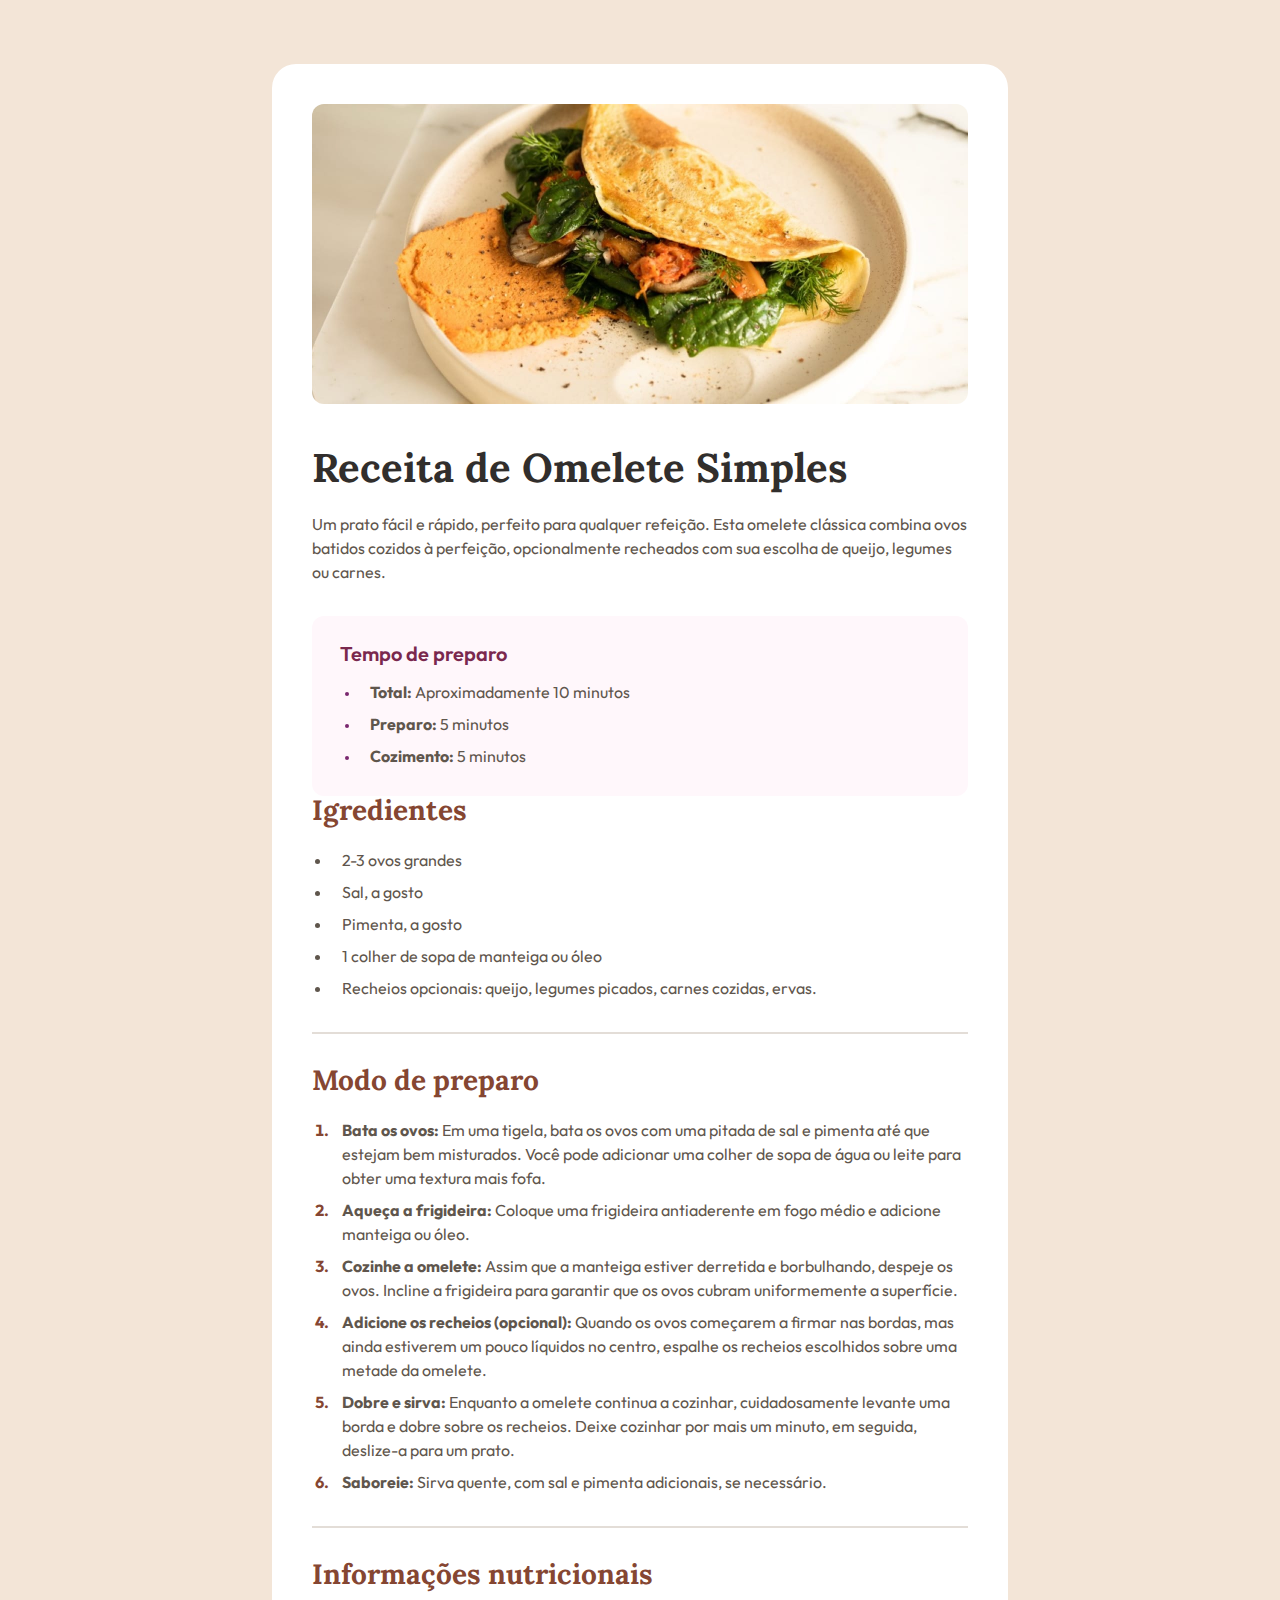
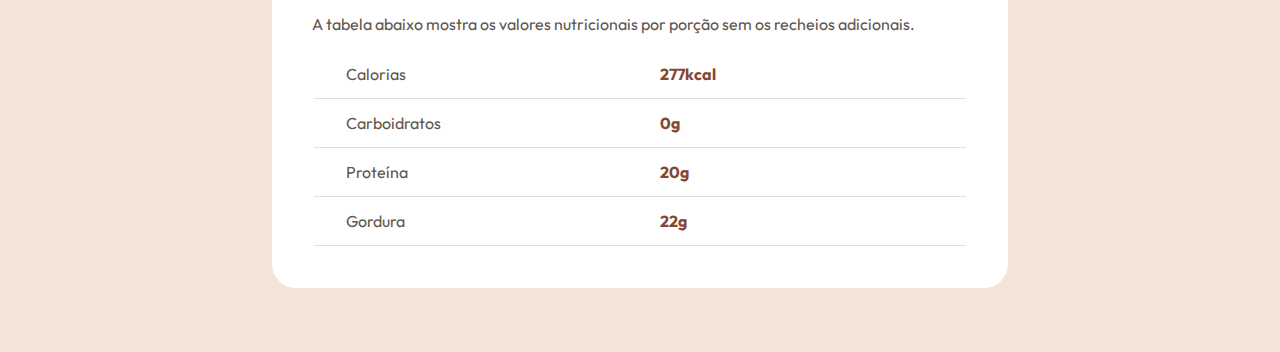
<file: index.html>
<!DOCTYPE html>
<html lang="en">
<head>
    <meta charset="UTF-8">
    <meta name="viewport" content="width=device-width, initial-scale=1.0">
    <link rel="preconnect" href="https://fonts.googleapis.com">
    <link rel="preconnect" href="https://fonts.gstatic.com" crossorigin>
    <link href="https://fonts.googleapis.com/css2?family=Lora:ital,wght@0,400..700;1,400..700&family=Outfit:wght@100..900&display=swap" rel="stylesheet">
    <link rel="stylesheet" href="./style.css">
    <title>Receite de Omelete</title>
</head>
<body>
    <div>
        <img src="./image-omelette.jpeg" alt="imagem de um omelete, recheado de folhas verdes e legumes">
        <h1>Receita de Omelete Simples</h1>
        <p>Um prato fácil e rápido, perfeito para qualquer refeição. Esta omelete clássica combina ovos batidos cozidos à perfeição, opcionalmente recheados com sua escolha de queijo, legumes ou carnes.</p>

        <div class="tempo">
            <h2>Tempo de preparo </h2>

            <ul>
                <li>
                    <strong>Total:</strong> Aproximadamente 10 minutos
                </li>
                <li>
                    <strong>Preparo:</strong> 5 minutos
                </li>
                <li>
                    <strong>Cozimento:</strong> 5 minutos
                </li>
            </ul>
            
        </div>
        <div class="ingredientes">
            <h2>Igredientes</h2>

            <ul>
                <li>2-3 ovos grandes</li>
                <li>Sal, a gosto</li>
                <li>Pimenta, a gosto</li>
                <li>1 colher de sopa de manteiga ou óleo</li>
                <li>Recheios opcionais: queijo, legumes picados, carnes cozidas, ervas.</li>
            </ul>
        </div>
        <hr>
        <div class="modo">
            <h2>Modo de preparo</h2>
            <ol>
                <li>
                    <strong>Bata os ovos:</strong> Em uma tigela, bata os ovos com uma pitada de sal e pimenta até que estejam bem misturados. Você pode adicionar uma colher de sopa de água ou leite
                    para obter uma textura mais fofa.
                </li>
                <li>
                    <strong>Aqueça a frigideira:</strong> Coloque uma frigideira antiaderente em fogo médio e adicione manteiga ou óleo.
                </li>
                <li>
                    <strong>Cozinhe a omelete:</strong> Assim que a manteiga estiver derretida e borbulhando, despeje os ovos. Incline a frigideira para garantir que os ovos cubram uniformemente a superfície.
                </li>
                <li>
                    <strong>Adicione os recheios (opcional):</strong> Quando os ovos começarem a firmar nas bordas, mas ainda estiverem um pouco líquidos no centro, espalhe os recheios escolhidos sobre uma metade da omelete.
                </li> 
                <li>
                    <strong>Dobre e sirva:</strong> Enquanto a omelete continua a cozinhar, cuidadosamente levante uma borda e dobre sobre os recheios. Deixe cozinhar por mais um minuto, em seguida, deslize-a para um prato.
                </li>
                <li>
                    <strong>Saboreie:</strong> Sirva quente, com sal e pimenta adicionais, se necessário.
                </li>
            </ol>
        </div>
        <hr>
        <div class="informacoes">
            <h2>Informações nutricionais</h2>
            <p>A tabela abaixo mostra os valores nutricionais por porção sem os recheios adicionais.</p>
            <table>
                <tr>
                    <th>Calorias</th>
                    <td>277kcal</td>
                </tr>
                <tr>
                    <th>Carboidratos</th>
                    <td>0g</td>
                </tr>
                <tr>
                    <th>Proteína</th>
                    <td>20g</td>
                </tr>
                <tr>
                    <th>Gordura</th>
                    <td>22g</td>
                </tr>
            </table>
        </div>
    </div>
</body>
</html>
</file>
<file: style.css>
* {
    margin: 0;
    padding: 0;
    box-sizing: border-box;
    -webkit-font-smoothing: antialiased;
}
body {
    background-color: #f3e5d7;
}

body > div {
    background-color: #fff;
    max-width: 736px;
    margin-inline: auto;
    margin-block: 64px;
    padding: 40px;
    border-radius: 24px;
}

div img {
    width: 100%;
    border-radius: 12px;
    margin-bottom: 40px;
}

h1, h2 {
    font-family: 'Lora', serif;
}

h1 {
    font-size: 40px;
    color: #312e2c;
    line-height: 100%;
    margin-bottom: 24px;
}

p, li, th, td {
    font-family: 'Outfit', sans-serif;
}

p {
    color: #5f564d;
    line-height: 150%;
    margin-bottom: 32px;
}

.tempo {
    background-color: #fff7fb;
    padding: 28px;
    border-radius: 12px;
}

.tempo h2 {
    font-size: 20px;
    font-weight: 600;
    line-height: 100%;
    font-family: 'Outfit', sans-serif;
    color: #7a284e;
    margin-bottom: 16px;
}

li {
    padding-left: 10px;
    color: #5f564d;
    line-height: 150%;
}

li + li {
    margin-top: 8px;
}

ol, ul {
    margin-left: 20px;
}

.tempo li::marker {
    color: #7a286e;
    font-size: 12px;
}

h2 {
    font-size: 28px;
    color: #854632;
    line-height: 100%;
    margin-bottom: 24px;
}

.igredientes li::marker {
    font-size: 12px;
    color: #854632;
}

hr {
    border: 1px solid #e3ddd7;
    margin-block: 32px;
}

.modo li::marker {
    color: #854632;
    font-weight: 700;
}

.informacoes p {
    margin-bottom: 24px;
}

table {
    width: 100%;
}

th, td {
    border-bottom: 1px solid #e3ddd7;
    width: 100%;
}

tr {
    display: flex;
}

th {
    text-align: left;
    padding-left: 32px;
    font-weight: 400;
    color:  #5f564d;
    line-height: 150%;
}

td {
    padding-left: 16px;
    font-weight: 700;
    color: #854632;
    line-height: 150%;
}

tr + tr th,
tr + tr td {
    padding-block: 12px;
}

tr:nth-of-type(1) th,
tr:nth-of-type(1) td {
    padding-bottom: 12px;
}

tr:nth-of-type(4) th,
tr:nth-of-type(4) td {
    padding-bottom: 12px;
}
</file>
